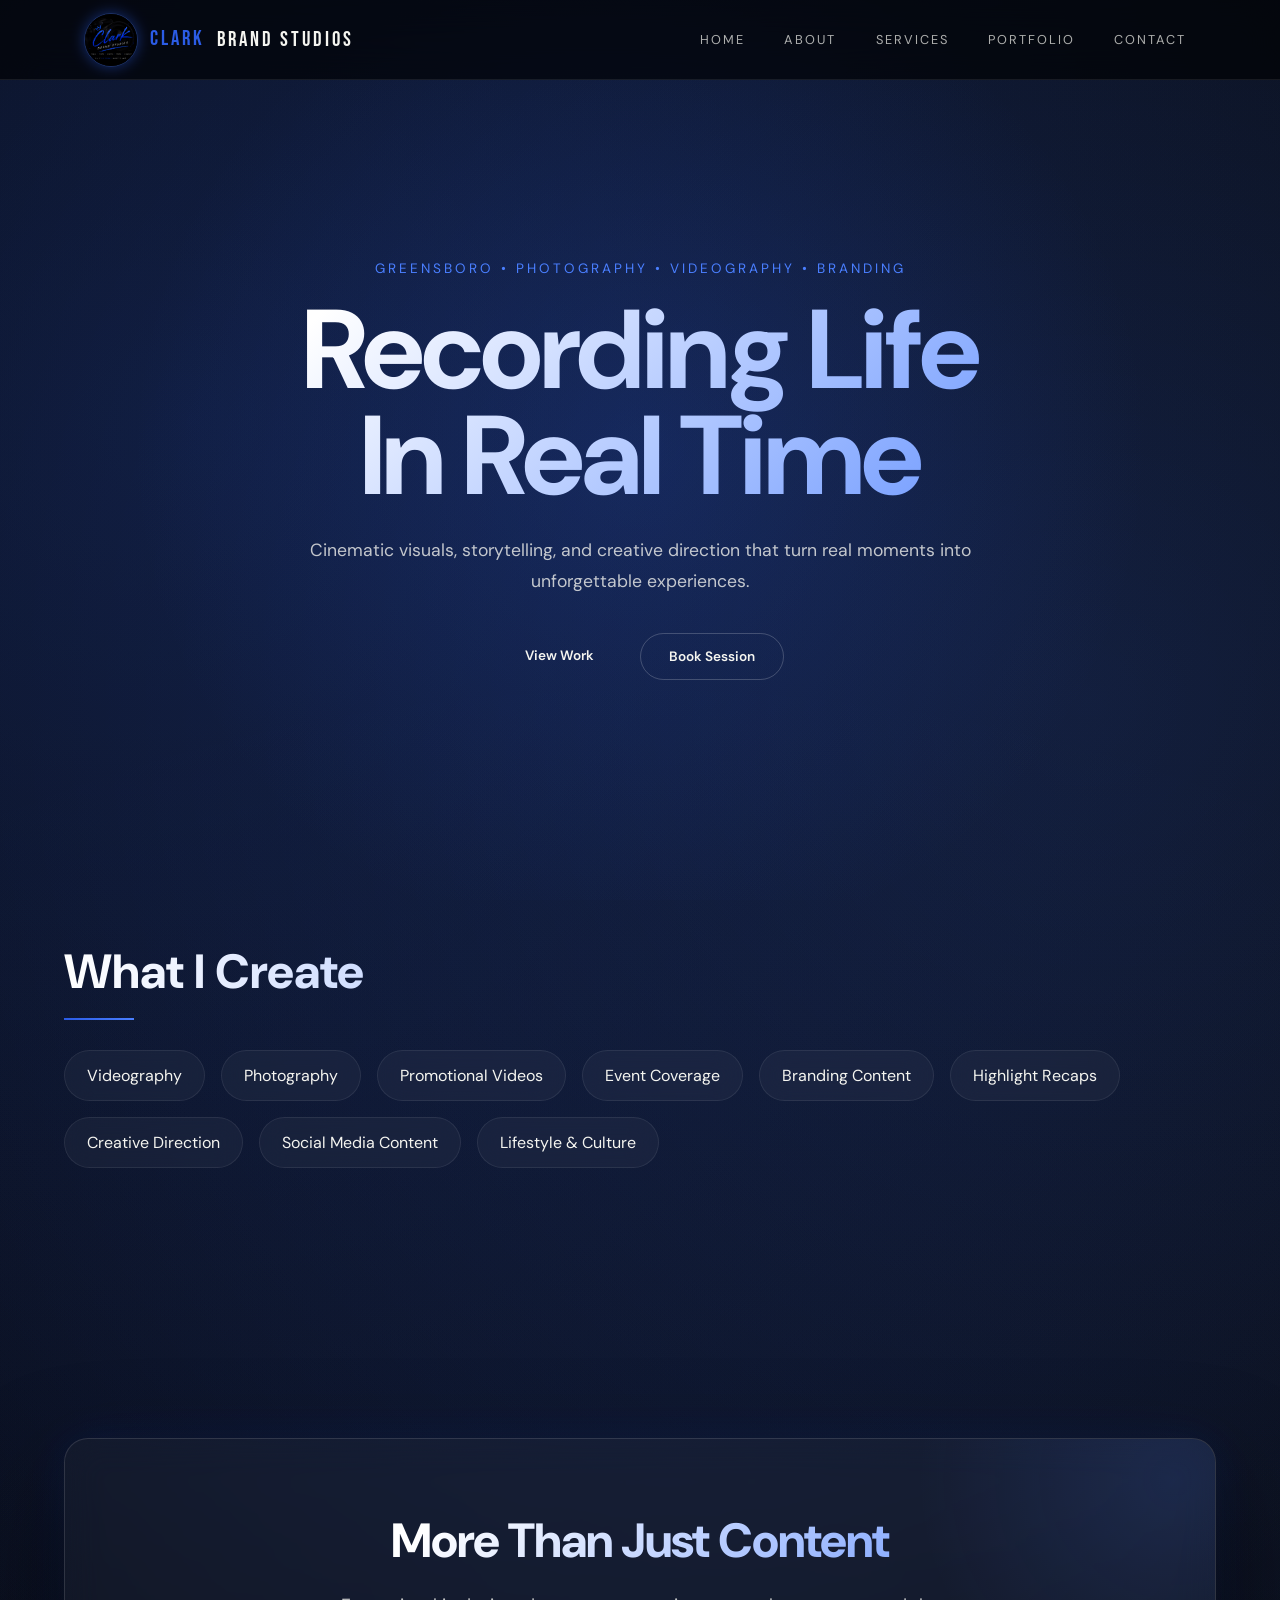
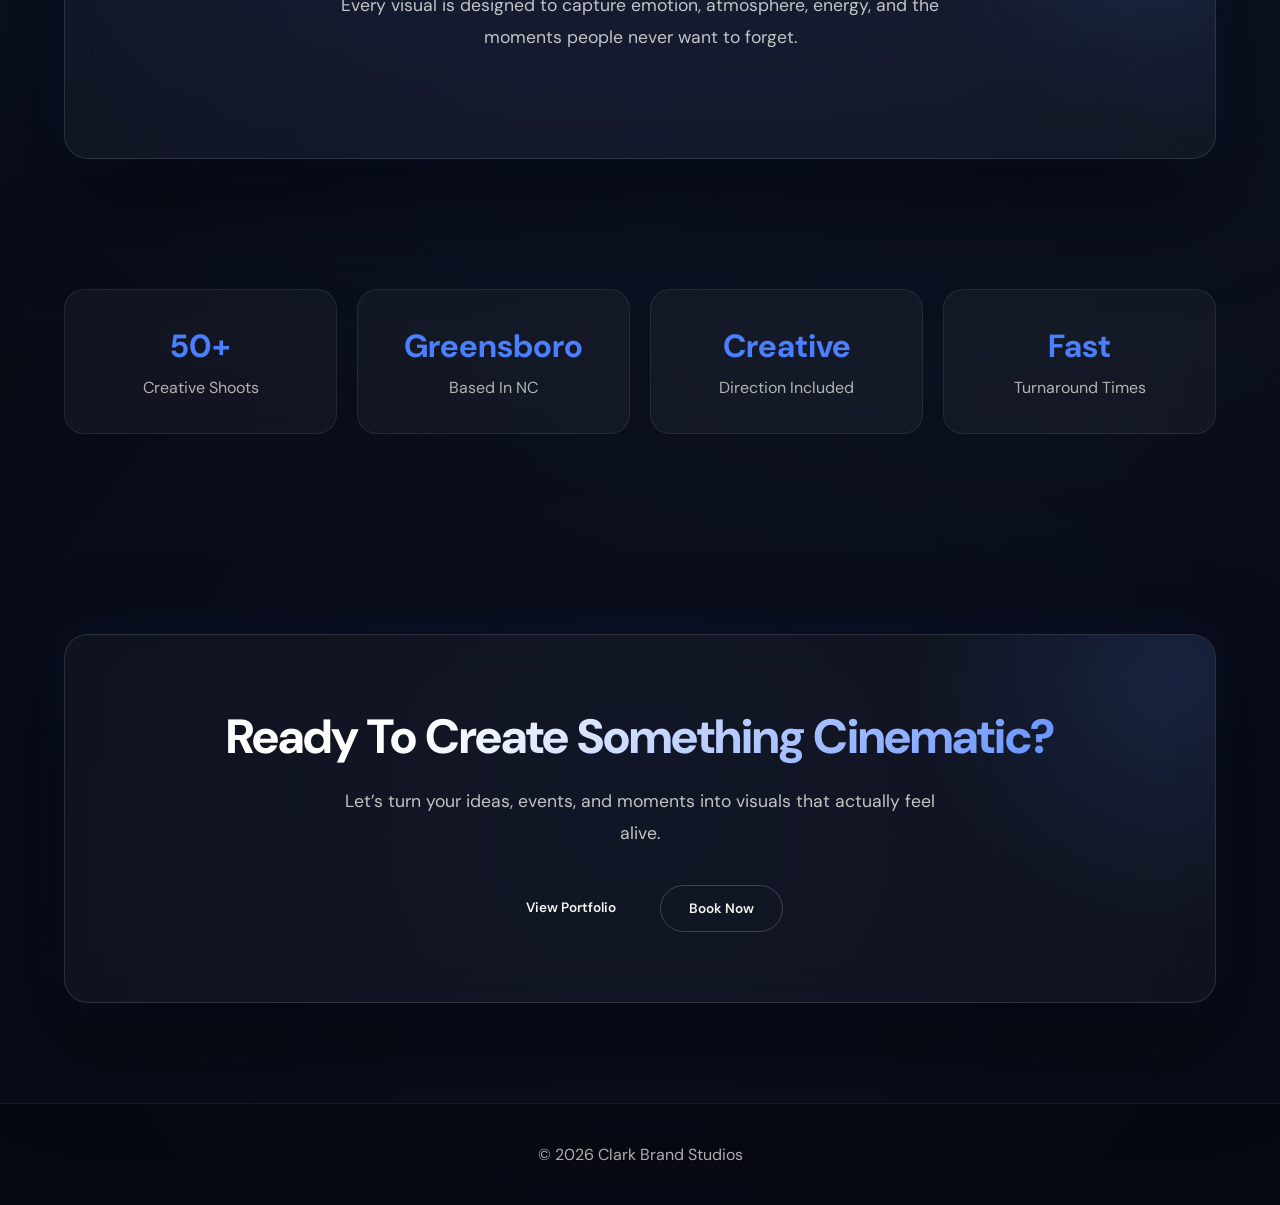
<file: index.html>
<!DOCTYPE html>
<html lang="en">

<head>

  <meta charset="UTF-8">

  <meta name="viewport" content="width=device-width, initial-scale=1.0">

  <title>Clark Brand Studios</title>

  <link rel="stylesheet" href="style.css">

</head>

<body>

  <!-- NAV -->

  <nav>

    <div class="container">

      <div class="nav-logo">
        <a href="index.html">
          <img src="images/logo-icon.png" alt="Logo">
          <span>Clark</span> Brand Studios
        </a>
      </div>

      <div class="nav-links">
        <a href="index.html">Home</a>
        <a href="about.html">About</a>
        <a href="services.html">Services</a>
        <a href="portfolio.html">Portfolio</a>
        <a href="contact.html">Contact</a>
      </div>

    </div>

  </nav>

  <!-- HERO -->

  <section class="hero">

    <div class="hero-overlay"></div>

    <div class="container hero-content">

      <p class="hero-tag">
        Greensboro • Photography • Videography • Branding
      </p>

      <h1>
        Recording Life<br>
        In Real Time
      </h1>

      <p class="hero-subtext">
        Cinematic visuals, storytelling, and creative direction that turn real moments into unforgettable experiences.
      </p>

      <div class="hero-buttons">

        <a href="portfolio.html" class="vision-btn">
          View Work
        </a>

        <a href="contact.html" class="vision-btn alt">
          Book Session
        </a>

      </div>

    </div>

  </section>

  <!-- WHAT WE CREATE -->

  <section class="home-services">

    <div class="container">

      <h2 class="section-title">
        What I Create
      </h2>

      <div class="divider"></div>

      <div class="offer-grid">

        <div class="offer-tag">Videography</div>

        <div class="offer-tag">Photography</div>

        <div class="offer-tag">Promotional Videos</div>

        <div class="offer-tag">Event Coverage</div>

        <div class="offer-tag">Branding Content</div>

        <div class="offer-tag">Highlight Recaps</div>

        <div class="offer-tag">Creative Direction</div>

        <div class="offer-tag">Social Media Content</div>

        <div class="offer-tag">Lifestyle & Culture</div>

      </div>

    </div>

  </section>

  <!-- FEATURE SECTION -->

  <section class="feature-section">

    <div class="container">

      <div class="vision-card">

        <h2>
          More Than Just Content
        </h2>

        <p>
          Every visual is designed to capture emotion, atmosphere, energy, and the moments people never want to forget.
        </p>

      </div>

    </div>

  </section>

  <!-- QUICK STATS -->

  <section class="stats-section">

    <div class="container">

      <div class="stats-grid">

        <div class="stat-card">
          <h3>50+</h3>
          <p>Creative Shoots</p>
        </div>

        <div class="stat-card">
          <h3>Greensboro</h3>
          <p>Based In NC</p>
        </div>

        <div class="stat-card">
          <h3>Creative</h3>
          <p>Direction Included</p>
        </div>

        <div class="stat-card">
          <h3>Fast</h3>
          <p>Turnaround Times</p>
        </div>

      </div>

    </div>

  </section>

  <!-- FINAL CTA -->

  <section class="vision">

    <div class="container">

      <div class="vision-card">

        <h2>
          Ready To Create Something Cinematic?
        </h2>

        <p>
          Let’s turn your ideas, events, and moments into visuals that actually feel alive.
        </p>

        <div class="vision-actions">

          <a href="portfolio.html" class="vision-btn">
            View Portfolio
          </a>

          <a href="contact.html" class="vision-btn alt">
            Book Now
          </a>

        </div>

      </div>

    </div>

  </section>

  <!-- FOOTER -->

  <footer>

    © 2026 Clark Brand Studios

  </footer>

</body>

</html>
</file>
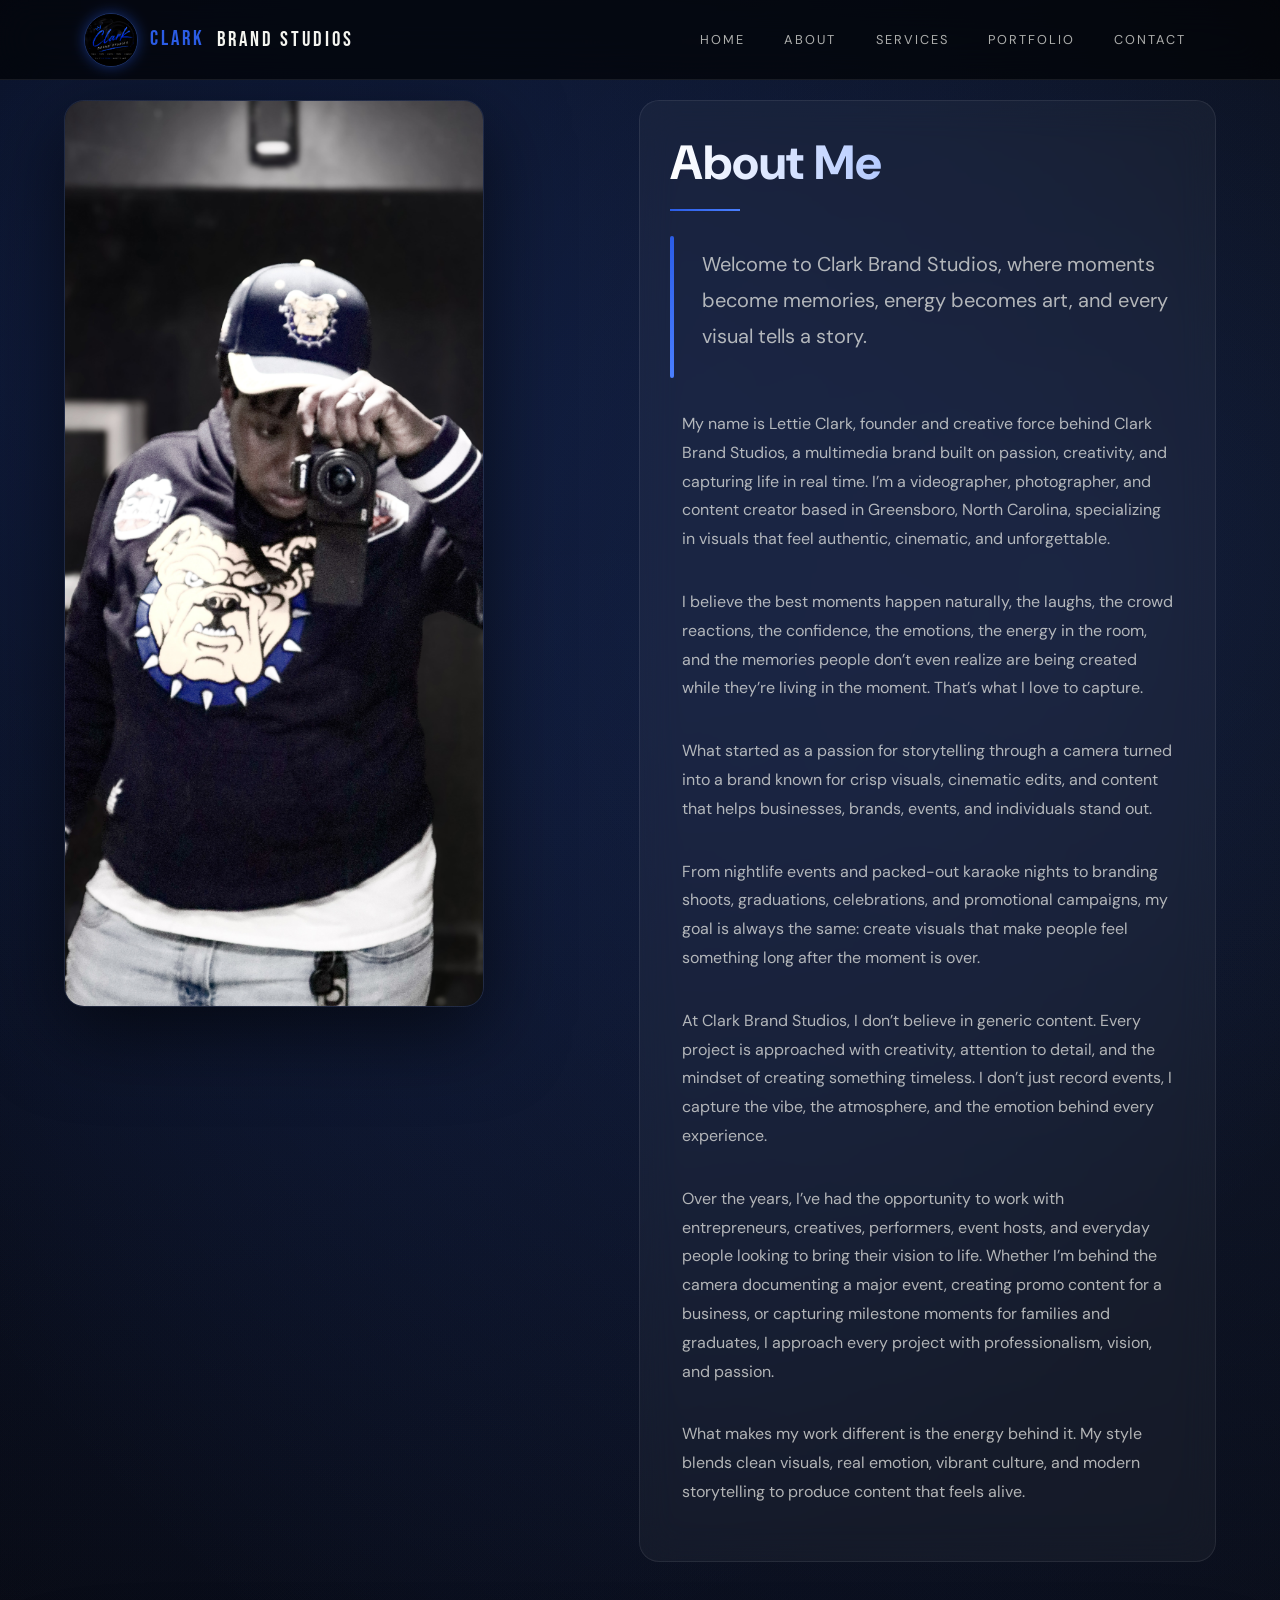
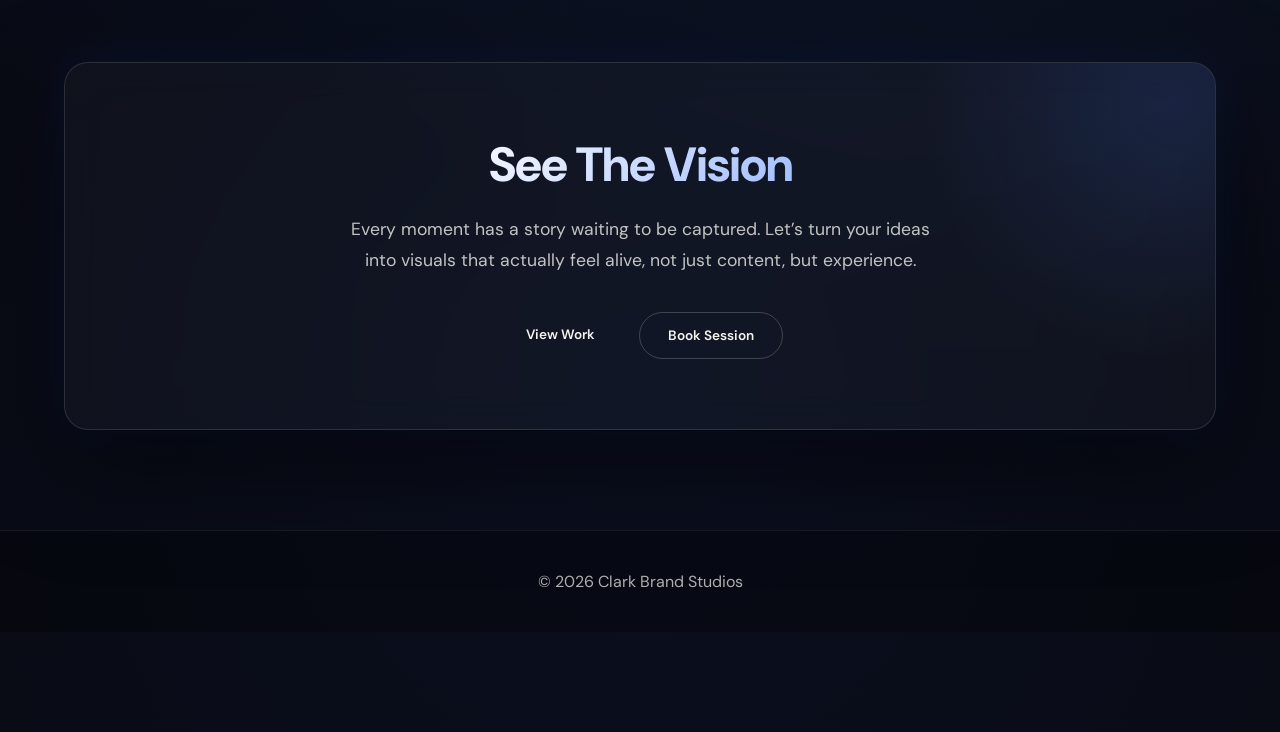
<file: about.html>
<!DOCTYPE html>
<html lang="en">

<head>
  <meta charset="UTF-8">
  <meta name="viewport" content="width=device-width, initial-scale=1.0">

  <title>About | Clark Brand Studios</title>

  <link rel="stylesheet" href="style.css">
</head>

<body>

  <!-- NAV -->

  <nav>

    <div class="container">

     <div class="nav-logo">
  <a href="index.html">
    <img src="images/logo-icon.png" alt="Logo">
    <span>Clark</span> Brand Studios
  </a>
</div>

      <div class="nav-links">
        <a href="index.html">Home</a>
        <a href="about.html">About</a>
        <a href="services.html">Services</a>
        <a href="portfolio.html">Portfolio</a>
        <a href="contact.html">Contact</a>
      </div>

    </div>

  </nav>

  <!-- ABOUT SECTION -->

  <section>

    <div class="container about">

      <!-- IMAGE -->

      <img src="images/about.jpg" alt="Lettie Clark">

      <!-- CONTENT -->

      <div class="glass-card about-content">

        <h2 class="section-title">
          About Me
        </h2>

        <div class="divider"></div>

      <div class="intro-line">

  <div class="intro-bar"></div>

  <p class="lead-text">
    Welcome to Clark Brand Studios, where moments become memories, energy becomes art, and every visual tells a story.
  </p>

</div>

        <div class="story-flow">

          <div class="story-block">
            <p>
              My name is Lettie Clark, founder and creative force behind Clark Brand Studios, a multimedia brand built on passion, creativity, and capturing life in real time. I’m a videographer, photographer, and content creator based in Greensboro, North Carolina, specializing in visuals that feel authentic, cinematic, and unforgettable.
            </p>
          </div>

          <div class="story-block">
            <p>
              I believe the best moments happen naturally, the laughs, the crowd reactions, the confidence, the emotions, the energy in the room, and the memories people don’t even realize are being created while they’re living in the moment. That’s what I love to capture.
            </p>
          </div>

          <div class="story-block">
            <p>
              What started as a passion for storytelling through a camera turned into a brand known for crisp visuals, cinematic edits, and content that helps businesses, brands, events, and individuals stand out.
            </p>
          </div>

          <div class="story-block">
            <p>
              From nightlife events and packed-out karaoke nights to branding shoots, graduations, celebrations, and promotional campaigns, my goal is always the same: create visuals that make people feel something long after the moment is over.
            </p>
          </div>

          <div class="story-block">
            <p>
              At Clark Brand Studios, I don’t believe in generic content. Every project is approached with creativity, attention to detail, and the mindset of creating something timeless. I don’t just record events, I capture the vibe, the atmosphere, and the emotion behind every experience.
            </p>
          </div>

          <div class="story-block">
            <p>
              Over the years, I’ve had the opportunity to work with entrepreneurs, creatives, performers, event hosts, and everyday people looking to bring their vision to life. Whether I’m behind the camera documenting a major event, creating promo content for a business, or capturing milestone moments for families and graduates, I approach every project with professionalism, vision, and passion.
            </p>
          </div>

          <div class="story-block">
            <p>
              What makes my work different is the energy behind it. My style blends clean visuals, real emotion, vibrant culture, and modern storytelling to produce content that feels alive.
            </p>
          </div>

        </div>

      </div>

    </div>

    <!-- SEE US SECTION -->

<section class="vision">
  <div class="container">

    <div class="vision-card">

      <h2>See The Vision</h2>

      <p>
        Every moment has a story waiting to be captured. Let’s turn your ideas into visuals that actually feel alive, not just content, but experience.
      </p>

      <div class="vision-actions">
        <a href="portfolio.html" class="vision-btn">View Work</a>
        <a href="contact.html" class="vision-btn alt">Book Session</a>
      </div>

    </div>

  </div>
</section>

  <!-- FOOTER -->

  <footer>

    © 2026 Clark Brand Studios

  </footer>

</body>

</html>
</file>
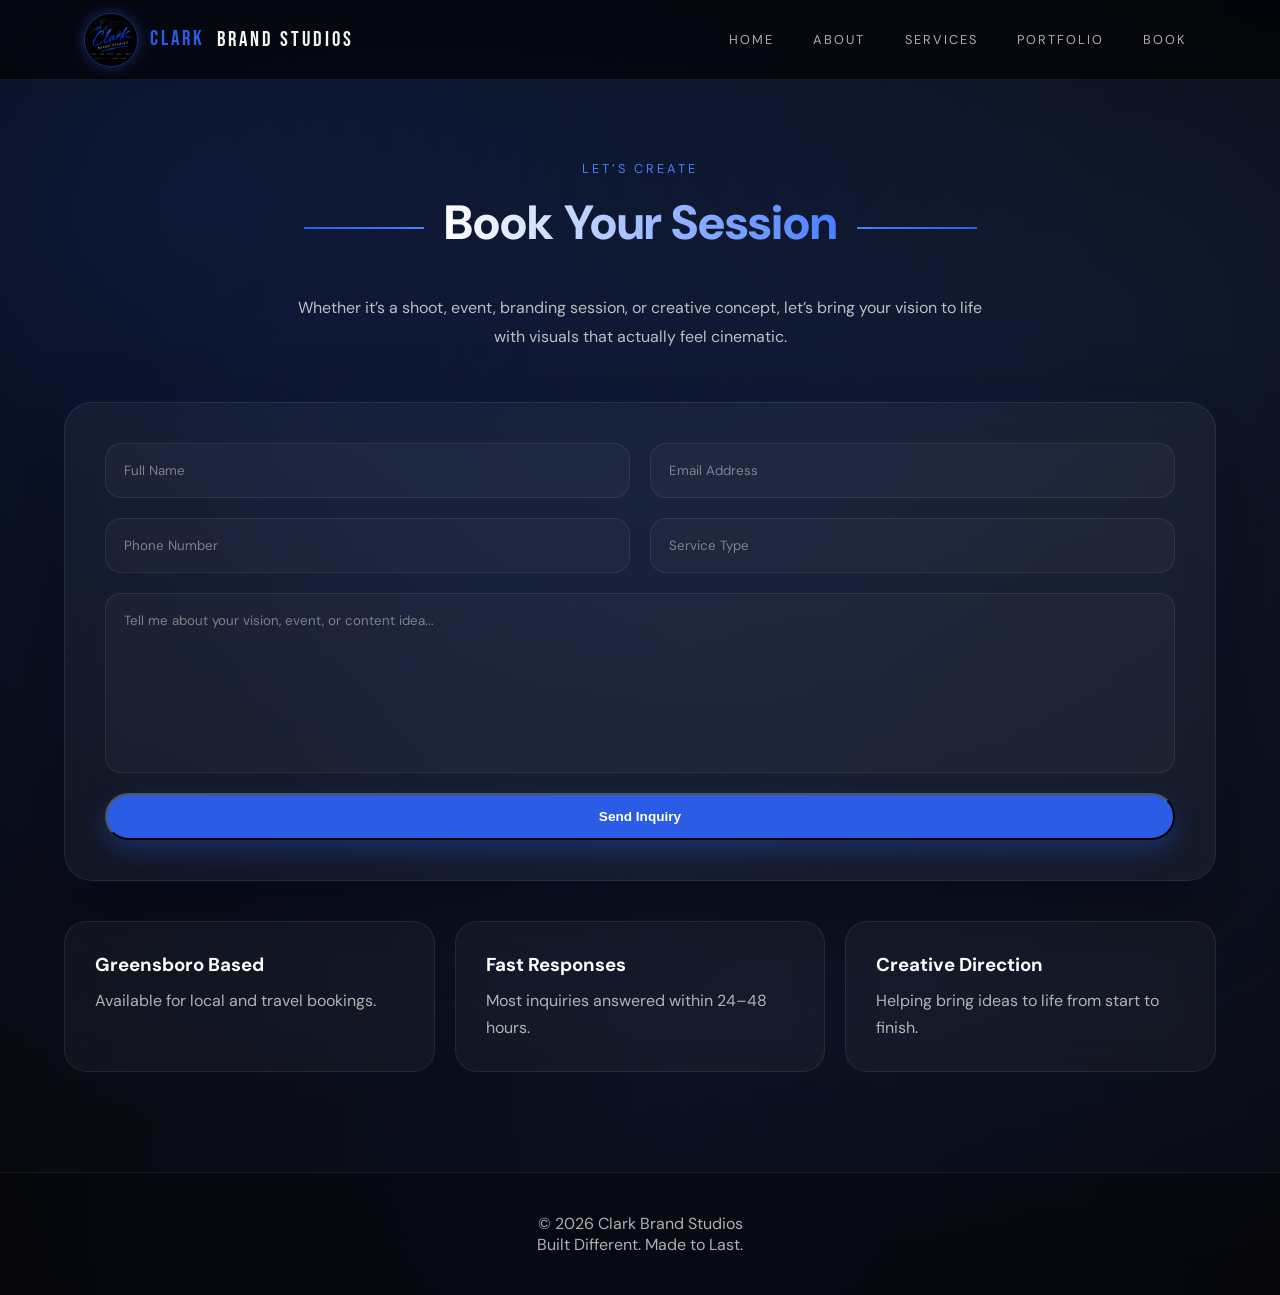
<file: contact.html>
<!DOCTYPE html>
<html lang="en">
<head>
<meta charset="UTF-8">
<meta name="viewport" content="width=device-width, initial-scale=1.0">

<title>Contact | Clark Brand Studios</title>

<link rel="stylesheet" href="style.css">
</head>

<body>

<!-- NAV (FIXED - SAME AS ALL OTHER PAGES) -->
<nav>
  <div class="container nav-wrap">

    <div class="nav-logo">
      <a href="index.html">
        <img src="images/logo-icon.png" alt="Clark Brand Studios Logo">
        <span>CLARK</span> BRAND STUDIOS
      </a>
    </div>

    <div class="nav-links">
      <a href="index.html">Home</a>
      <a href="about.html">About</a>
      <a href="services.html">Services</a>
      <a href="portfolio.html">Portfolio</a>
      <a href="contact.html" class="nav-cta">Book</a>
    </div>

  </div>
</nav>

<!-- CONTACT -->
<section class="contact-page">

  <div class="container">

    <div class="contact-intro">

      <div class="section-label">
        LET’S CREATE
      </div>

      <div class="title-wrap">
        <div class="divider"></div>

        <h2 class="section-title">
          Book Your Session
        </h2>

        <div class="divider"></div>
      </div>

      <p class="contact-subtext">
        Whether it’s a shoot, event, branding session, or creative concept, let’s bring your vision to life with visuals that actually feel cinematic.
      </p>

    </div>

    <!-- FORM CARD -->
    <div class="contact-card">

      <form class="contact-form">

        <div class="form-grid">
          <input type="text" placeholder="Full Name">
          <input type="email" placeholder="Email Address">
          <input type="text" placeholder="Phone Number">
          <input type="text" placeholder="Service Type">
        </div>

        <textarea placeholder="Tell me about your vision, event, or content idea..."></textarea>

        <button class="vision-btn primary" type="submit">
          Send Inquiry
        </button>

      </form>

    </div>

    <!-- INFO CARDS -->
    <div class="contact-info-grid">

      <div class="info-card">
        <h3>Greensboro Based</h3>
        <p>Available for local and travel bookings.</p>
      </div>

      <div class="info-card">
        <h3>Fast Responses</h3>
        <p>Most inquiries answered within 24–48 hours.</p>
      </div>

      <div class="info-card">
        <h3>Creative Direction</h3>
        <p>Helping bring ideas to life from start to finish.</p>
      </div>

    </div>

  </div>

</section>

<!-- FOOTER -->
<footer>
  <div class="footer-bottom">
    <div>© 2026 Clark Brand Studios</div>
    <div>Built Different. Made to Last.</div>
  </div>
</footer>

</body>
</html>
</file>
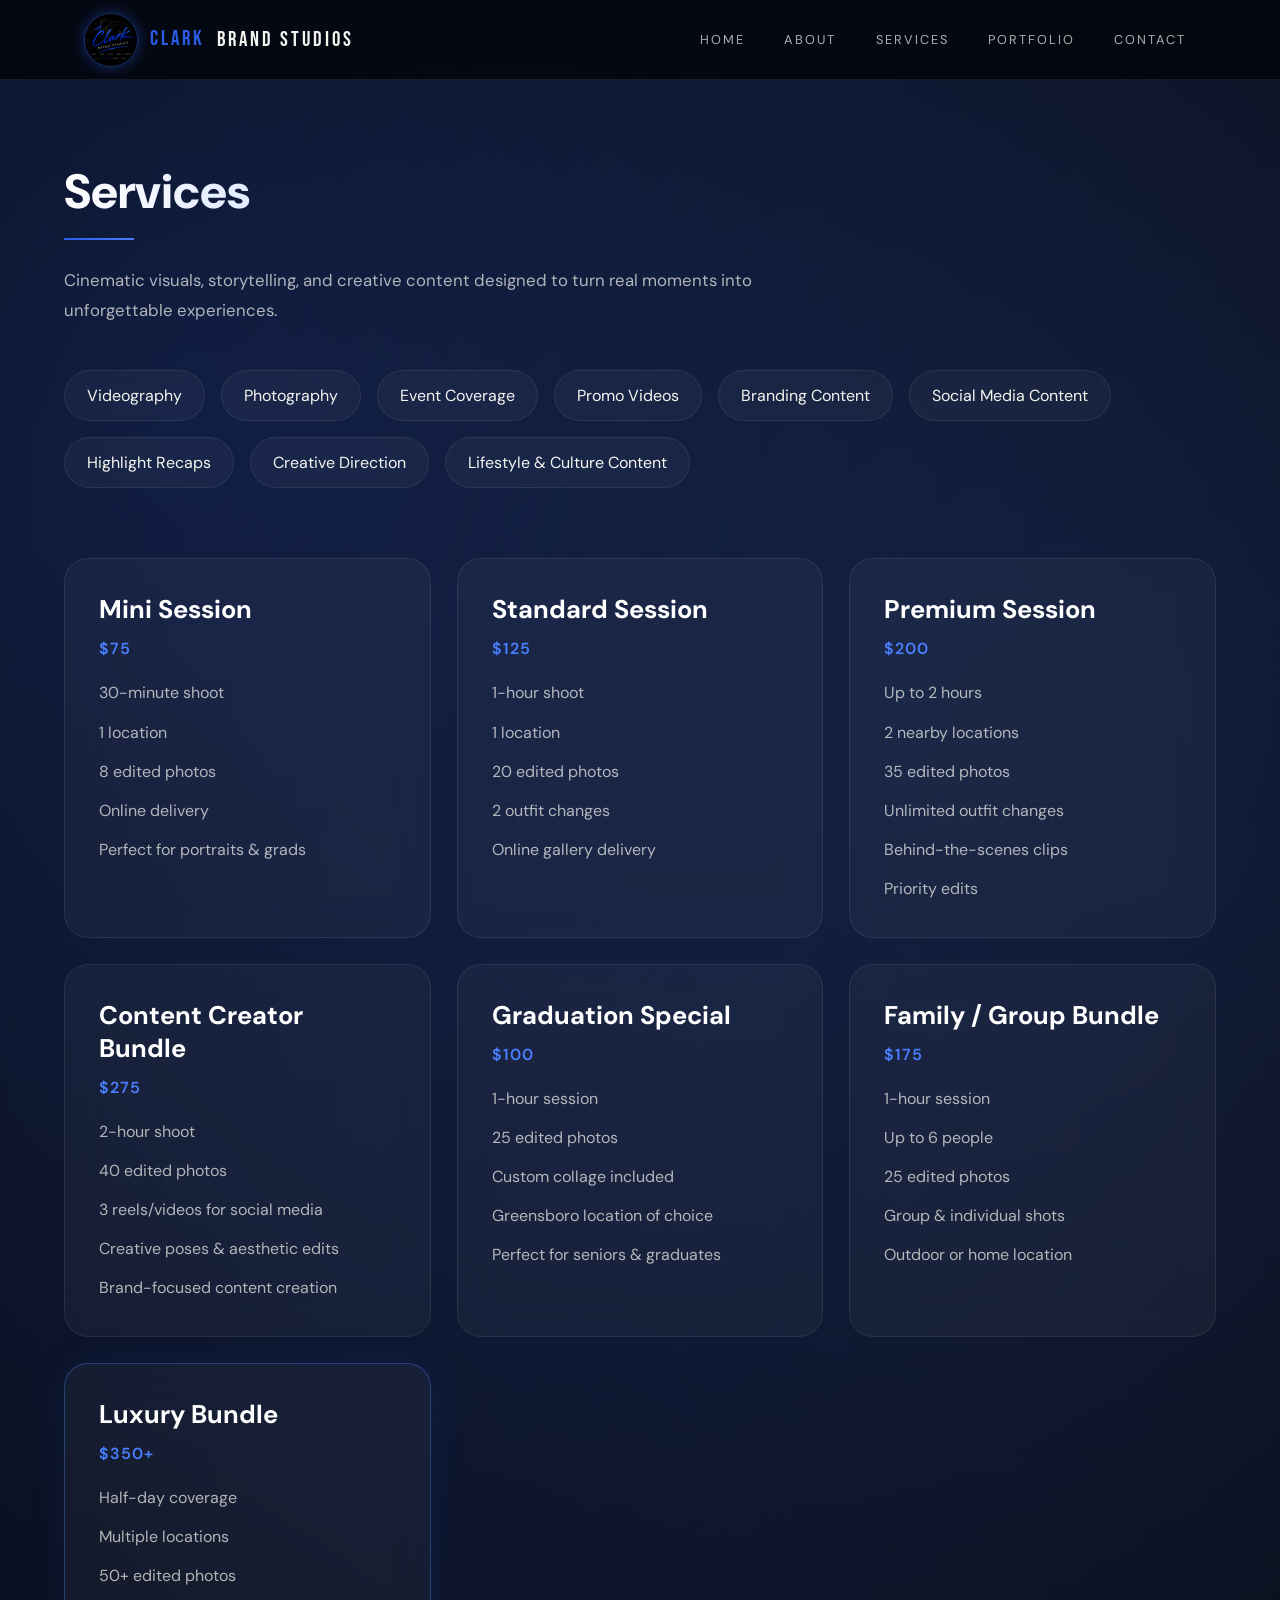
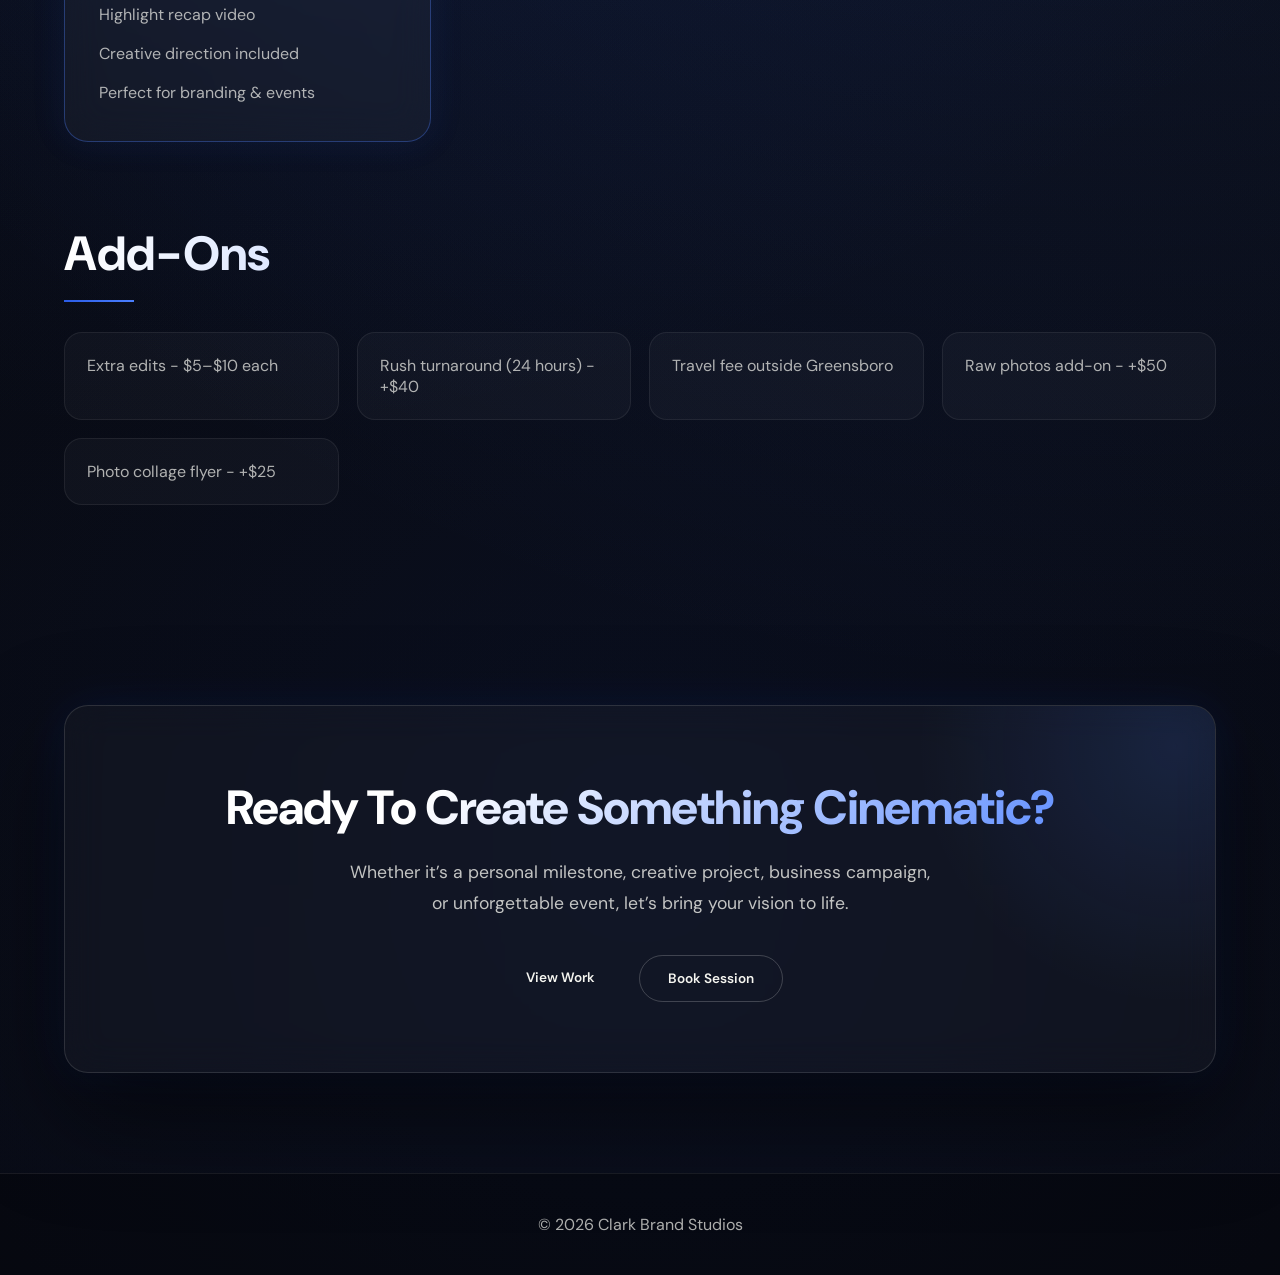
<file: services.html>
<!DOCTYPE html>
<html lang="en">

<head>
  <meta charset="UTF-8">
  <meta name="viewport" content="width=device-width, initial-scale=1.0">

  <title>Services | Clark Brand Studios</title>

  <link rel="stylesheet" href="style.css">
</head>

<body>

  <!-- NAV -->

  <nav>

    <div class="container">

      <div class="nav-logo">
        <a href="index.html">
          <img src="images/logo-icon.png" alt="Logo">
          <span>Clark</span> Brand Studios
        </a>
      </div>

      <div class="nav-links">
        <a href="index.html">Home</a>
        <a href="about.html">About</a>
        <a href="services.html">Services</a>
        <a href="portfolio.html">Portfolio</a>
        <a href="contact.html">Contact</a>
      </div>

    </div>

  </nav>

  <!-- SERVICES HERO -->

  <section class="page-top">

    <div class="container">

      <h2 class="section-title">
        Services
      </h2>

      <div class="divider"></div>

      <p class="services-intro">
        Cinematic visuals, storytelling, and creative content designed to turn real moments into unforgettable experiences.
      </p>

      <!-- WHAT I OFFER -->

      <div class="offer-grid">

        <div class="offer-tag">Videography</div>

        <div class="offer-tag">Photography</div>

        <div class="offer-tag">Event Coverage</div>

        <div class="offer-tag">Promo Videos</div>

        <div class="offer-tag">Branding Content</div>

        <div class="offer-tag">Social Media Content</div>

        <div class="offer-tag">Highlight Recaps</div>

        <div class="offer-tag">Creative Direction</div>

        <div class="offer-tag">Lifestyle & Culture Content</div>

      </div>

      <!-- SERVICES GRID -->

      <div class="services-grid">

        <!-- MINI -->

        <div class="service-card">

          <h3>Mini Session</h3>

          <div class="service-price">
            $75
          </div>

          <ul class="service-features">
            <li>30-minute shoot</li>
            <li>1 location</li>
            <li>8 edited photos</li>
            <li>Online delivery</li>
            <li>Perfect for portraits & grads</li>
          </ul>

        </div>

        <!-- STANDARD -->

        <div class="service-card">

          <h3>Standard Session</h3>

          <div class="service-price">
            $125
          </div>

          <ul class="service-features">
            <li>1-hour shoot</li>
            <li>1 location</li>
            <li>20 edited photos</li>
            <li>2 outfit changes</li>
            <li>Online gallery delivery</li>
          </ul>

        </div>

        <!-- PREMIUM -->

        <div class="service-card">

          <h3>Premium Session</h3>

          <div class="service-price">
            $200
          </div>

          <ul class="service-features">
            <li>Up to 2 hours</li>
            <li>2 nearby locations</li>
            <li>35 edited photos</li>
            <li>Unlimited outfit changes</li>
            <li>Behind-the-scenes clips</li>
            <li>Priority edits</li>
          </ul>

        </div>

        <!-- CONTENT -->

        <div class="service-card">

          <h3>Content Creator Bundle</h3>

          <div class="service-price">
            $275
          </div>

          <ul class="service-features">
            <li>2-hour shoot</li>
            <li>40 edited photos</li>
            <li>3 reels/videos for social media</li>
            <li>Creative poses & aesthetic edits</li>
            <li>Brand-focused content creation</li>
          </ul>

        </div>

        <!-- GRAD -->

        <div class="service-card">

          <h3>Graduation Special</h3>

          <div class="service-price">
            $100
          </div>

          <ul class="service-features">
            <li>1-hour session</li>
            <li>25 edited photos</li>
            <li>Custom collage included</li>
            <li>Greensboro location of choice</li>
            <li>Perfect for seniors & graduates</li>
          </ul>

        </div>

        <!-- FAMILY -->

        <div class="service-card">

          <h3>Family / Group Bundle</h3>

          <div class="service-price">
            $175
          </div>

          <ul class="service-features">
            <li>1-hour session</li>
            <li>Up to 6 people</li>
            <li>25 edited photos</li>
            <li>Group & individual shots</li>
            <li>Outdoor or home location</li>
          </ul>

        </div>

        <!-- LUXURY -->

        <div class="service-card featured-service">

          <h3>Luxury Bundle</h3>

          <div class="service-price">
            $350+
          </div>

          <ul class="service-features">
            <li>Half-day coverage</li>
            <li>Multiple locations</li>
            <li>50+ edited photos</li>
            <li>Highlight recap video</li>
            <li>Creative direction included</li>
            <li>Perfect for branding & events</li>
          </ul>

        </div>

      </div>

      <!-- ADD-ONS -->

      <div class="addons">

        <h2 class="section-title">
          Add-Ons
        </h2>

        <div class="divider"></div>

        <div class="addons-grid">

          <div class="addon-card">
            Extra edits - $5–$10 each
          </div>

          <div class="addon-card">
            Rush turnaround (24 hours) - +$40
          </div>

          <div class="addon-card">
            Travel fee outside Greensboro
          </div>

          <div class="addon-card">
            Raw photos add-on - +$50
          </div>

          <div class="addon-card">
            Photo collage flyer - +$25
          </div>

        </div>

      </div>

    </div>

  </section>

  <!-- CTA -->

  <section class="vision">

    <div class="container">

      <div class="vision-card">

        <h2>
          Ready To Create Something Cinematic?
        </h2>

        <p>
          Whether it’s a personal milestone, creative project, business campaign, or unforgettable event, let’s bring your vision to life.
        </p>

        <div class="vision-actions">

          <a href="portfolio.html" class="vision-btn">
            View Work
          </a>

          <a href="contact.html" class="vision-btn alt">
            Book Session
          </a>

        </div>

      </div>

    </div>

  </section>

  <!-- FOOTER -->

  <footer>

    © 2026 Clark Brand Studios

  </footer>

</body>

</html>
</file>
<file: style.css>
@import url('https://fonts.googleapis.com/css2?family=Bebas+Neue&family=DM+Sans:wght@300;400;500;600&display=swap');

/* ================= ROOT ================= */

:root{
  --bg:#050505;
  --bg2:#07070a;
  --accent:#2b5ce6;
  --accent2:#4a7fff;
  --text:#f5f5f0;
  --muted:rgba(245,245,240,0.7);
  --nav-h:80px;
}

/* ================= RESET ================= */

*{
  margin:0;
  padding:0;
  box-sizing:border-box;
}

html{
  scroll-behavior:smooth;
  overflow-x:hidden;
}

body{
  font-family:'DM Sans', sans-serif;
  color:var(--text);
  overflow-x:hidden;

  /* CINEMATIC 3-RADIAL BACKGROUND */
  background:
    radial-gradient(circle at 15% 15%, rgba(43,92,230,0.22), transparent 60%),
    radial-gradient(circle at 85% 25%, rgba(74,127,255,0.16), transparent 65%),
    radial-gradient(circle at 50% 85%, rgba(43,92,230,0.10), transparent 70%),
    linear-gradient(180deg, var(--bg) 0%, var(--bg2) 100%);
}

/* LINKS */

a{
  text-decoration:none;
  color:inherit;
}

/* CONTAINER */

.container{
  width:90%;
  max-width:1200px;
  margin:auto;
}

/* ================= NAV ================= */

nav{
  position:fixed;
  top:0;
  left:0;
  width:100%;
  height:var(--nav-h);

  display:flex;
  justify-content:space-between;
  align-items:center;

  padding:0 5%;

  background:rgba(0,0,0,0.65);
  backdrop-filter:blur(18px);

  border-bottom:1px solid rgba(255,255,255,0.08);

  z-index:1000;
}

.nav-logo{
  font-family:'Bebas Neue', sans-serif;
  letter-spacing:3px;
  font-size:1.3rem;
}

.nav-logo span{
  color:var(--accent);
}
.nav-logo a {
  display: flex;
  align-items: center;
  gap: 10px;
  text-decoration: none;
  color: var(--text);
}

.nav-logo img {
  height: 32px;
  width: auto;
  display: block;
}

.nav-links{
  display:flex;
  gap:2rem;
  flex-wrap:wrap;
}
                          
.nav-links a{
  font-size:0.8rem;
  text-transform:uppercase;
  letter-spacing:2px;
  color:var(--muted);
  padding:6px 10px;
  border-radius:8px;
  transition:0.3s;
}

.nav-links a:hover{
  color:#fff;
  background:rgba(255,255,255,0.05);
}

/* ================= SECTIONS ================= */

section{
  padding:100px 0;
}

main{
  padding-top:var(--nav-h);
}

/* ================= TITLE ================= */

.section-title{
  font-size:3rem;
  font-weight:800;

  background:linear-gradient(90deg,#fff,var(--accent2));
  -webkit-background-clip:text;
  -webkit-text-fill-color:transparent;

  margin-bottom:10px;
}

.divider{
  width:70px;
  height:2px;
  background:linear-gradient(90deg,var(--accent),var(--accent2));
  margin:15px 0 25px;
}

/* ================= ABOUT ================= */

.about{
  display:grid;
  grid-template-columns:1fr 1.1fr;
  gap:50px;
  align-items:start;
}

/* IMAGE */
.about img{
  width:100%;
  max-width:420px;
  border-radius:20px;
  border:1px solid rgba(255,255,255,0.08);
  box-shadow:0 25px 80px rgba(0,0,0,0.6);
}

/* RIGHT GLASS PANEL */
.about-content{
  background:rgba(255,255,255,0.04);
  border:1px solid rgba(255,255,255,0.08);
  border-radius:20px;
  padding:30px;
  backdrop-filter:blur(18px);
}

/* INTRO LINE (FIXED — NO DUPLICATION) */
/* ================= INTRO LINE (FIXED PROPERLY) ================= */

.intro-line{
  display:flex;
  gap:16px;
  align-items:stretch;
  margin-bottom:22px;
}

.intro-bar{
  width:4px;
  border-radius:4px;
  background:linear-gradient(to bottom,var(--accent),var(--accent2));
  flex-shrink:0;
}

/* IMPORTANT: don't let lead-text fight margins */
.lead-text{
  font-size:1.25rem;
  line-height:1.75;
  color:#fff;
  margin:0;
}

/* PARAGRAPHS */
.about p{
  margin-bottom:14px;
  color:var(--muted);
  line-height:1.8;
  padding:10px 12px;
  border-radius:10px;
  transition:0.25s;
}

.about p:hover{
  background:rgba(255,255,255,0.03);
  color:#fff;
  transform:translateX(3px);
}

/* ================= VISION CARD ================= */

.vision-card {
  background: rgba(255, 255, 255, 0.03);
  border: 1px solid rgba(255, 255, 255, 0.12);

  padding: 70px 40px;
  border-radius: 24px;

  text-align: center;
  position: relative;
  overflow: hidden;

  backdrop-filter: blur(18px);

  box-shadow:
    0 40px 100px rgba(0, 0, 0, 0.55),
    0 0 45px rgba(43, 92, 230, 0.12);
}

.vision-card::before {
  content: "";
  position: absolute;

  width: 520px;
  height: 520px;

  background: radial-gradient(
    circle,
    rgba(74, 127, 255, 0.14) 0%,
    transparent 70%
  );

  top: -220px;
  right: -220px;

  pointer-events: none;
}

.vision-card h2 {
  font-size: 3rem;
  font-weight: 800;
  letter-spacing: -1px;

  margin-bottom: 18px;

  background: linear-gradient(135deg, #fff 30%, var(--accent2) 100%);
  -webkit-background-clip: text;
  -webkit-text-fill-color: transparent;
}

.vision-card p {
  font-size: 1.1rem;
  line-height: 1.8;

  max-width: 600px;
  margin: 0 auto 35px;

  color: rgba(245, 245, 240, 0.78);
}

.vision-actions {
  display: flex;
  justify-content: center;
  gap: 16px;
  flex-wrap: wrap;
}

.vision-btn {
  padding: 14px 28px;
  border-radius: 50px;

  font-weight: 600;
  font-size: 0.85rem;

  transition: 0.3s ease;
  cursor: pointer;
}

.vision-btn.primary {
  background: var(--accent);
  color: white;
  box-shadow: 0 10px 25px rgba(43, 92, 230, 0.3);
}

.vision-btn.primary:hover {
  transform: translateY(-4px);
  box-shadow: 0 18px 40px rgba(43, 92, 230, 0.45);
}

.vision-btn.alt {
  background: transparent;
  border: 1px solid rgba(255,255,255,0.2);
  color: var(--text);
}

.vision-btn.alt:hover {
  border-color: var(--accent);
  transform: translateY(-4px);
}

/* ================= FOOTER ================= */

footer{
  padding:40px;
  text-align:center;
  color:var(--muted);
  border-top:1px solid rgba(255,255,255,0.08);
  background:rgba(0,0,0,0.3);
}

/* ================= MOBILE ================= */

@media(max-width:900px){

  .about{
    grid-template-columns:1fr;
    gap:30px;
  }

  nav{
    flex-direction:column;
    height:auto;
    padding:12px;
  }

  .nav-links{
    justify-content:center;
    gap:8px;
  }

  .section-title{
    font-size:2.2rem;
  }
}


/* ================= LOGO IMAGE FIX (BIGGER + CLEAN) ================= */

.nav-logo a{
  display:flex;
  align-items:center;
  gap:12px;
}

/* make it actually visible */
.nav-logo img{
  width:46px;
  height:46px;
  border-radius:50%;
  object-fit:cover;
  display:block;

  /* stronger brand presence */
  box-shadow:0 0 14px rgba(43,92,230,0.45);
  border:1px solid rgba(74,127,255,0.35);
}

/* optional: make text sit better with bigger icon */
.nav-logo span{
  line-height:1;
}

/* ================= DESKTOP ONLY LOGO TWEAK ================= */
@media (min-width: 901px){

  /* BREAK OUT OF CENTER CONTAINER FEEL */
  nav .container{
    width:100%;
    max-width:none;
    margin:0;
    padding:0 20px; /* keeps slight breathing room */
    display:flex;
    justify-content:space-between;
    align-items:center;
  }

  /* PUSH LOGO ALL THE WAY LEFT */
  .nav-logo{
    margin-left:0;
  }

  .nav-logo a{
    display:flex;
    align-items:center;
    gap:12px;
  }

  /* BIGGER LOGO */
  .nav-logo img{
    width:54px;
    height:54px;
    border-radius:50%;
    object-fit:cover;
  }

  /* keep nav tight so it balances right side */
  .nav-links{
    gap:1.2rem;
  }
}

/* ================= SERVICES PAGE ================= */

.page-top{
  padding-top:160px;
}

/* intro */

.services-intro{
  max-width:700px;
  color:var(--muted);
  line-height:1.8;
  font-size:1.05rem;
  margin-bottom:45px;
}

/* ================= OFFER TAGS ================= */

.offer-grid{
  display:flex;
  flex-wrap:wrap;
  gap:14px;

  margin-bottom:70px;
}

/* ================= OFFER TAG MOBILE FIX ================= */

@media(max-width:700px){

  .offer-grid{
    display:grid;

    grid-template-columns:1fr 1fr;

    gap:12px;
  }

  .offer-tag{
    text-align:center;

    width:100%;
  }
}

.offer-tag{
  padding:12px 18px;

  background:rgba(255,255,255,0.04);

  border:1px solid rgba(255,255,255,0.08);

  border-radius:999px;

  color:#fff;

  backdrop-filter:blur(14px);

  transition:0.3s ease;
}

.offer-tag:hover{
  transform:translateY(-3px);

  border-color:rgba(74,127,255,0.4);

  box-shadow:
    0 10px 25px rgba(43,92,230,0.15);
}

/* ================= SERVICES GRID ================= */

.services-grid{
  display:grid;

  grid-template-columns:
    repeat(auto-fit,minmax(300px,1fr));

  gap:26px;
}

/* ================= SERVICE CARD ================= */

.service-card{
  position:relative;

  overflow:hidden;

  background:rgba(255,255,255,0.04);

  border:1px solid rgba(255,255,255,0.08);

  border-radius:24px;

  padding:34px;

  backdrop-filter:blur(18px);

  transition:0.35s ease;
}

/* glow */

.service-card::before{
  content:"";

  position:absolute;

  width:260px;
  height:260px;

  background:
    radial-gradient(
      circle,
      rgba(74,127,255,0.14) 0%,
      transparent 70%
    );

  top:-120px;
  right:-120px;

  opacity:0;

  transition:0.4s ease;
}

.service-card:hover{
  transform:translateY(-8px);

  border-color:rgba(74,127,255,0.3);

  box-shadow:
    0 30px 70px rgba(0,0,0,0.45),
    0 0 35px rgba(43,92,230,0.14);
}

.service-card:hover::before{
  opacity:1;
}

/* title */

.service-card h3{
  font-size:1.6rem;

  margin-bottom:12px;

  color:#fff;
}

/* pricing */

.service-price{
  display:inline-block;

  margin-bottom:20px;

  color:var(--accent2);

  font-weight:600;

  letter-spacing:1px;
}

/* features */

.service-features{
  list-style:none;

  display:flex;
  flex-direction:column;

  gap:12px;
}

.service-features li{
  color:var(--muted);

  line-height:1.7;
}

/* featured card */

.featured-service{
  border:1px solid rgba(74,127,255,0.35);

  box-shadow:
    0 0 35px rgba(43,92,230,0.10);
}

/* ================= ADD-ONS ================= */

.addons{
  margin-top:80px;
}

.addons-grid{
  display:grid;

  grid-template-columns:
    repeat(auto-fit,minmax(220px,1fr));

  gap:18px;

  margin-top:30px;
}

.addon-card{
  background:rgba(255,255,255,0.03);

  border:1px solid rgba(255,255,255,0.07);

  border-radius:18px;

  padding:22px;

  color:var(--muted);

  transition:0.3s ease;
}

.addon-card:hover{
  border-color:rgba(74,127,255,0.25);

  color:#fff;

  transform:translateY(-4px);
}

/* ================= MOBILE VISION TITLE FIX ================= */

@media(max-width:700px){

  .vision-card h2{
    font-size:2.2rem;
    line-height:1.2;

    padding-right:4px;
  }

}
/* ================= HOME HERO ================= */

.hero{
  min-height:100vh;

  display:flex;
  align-items:center;
  justify-content:center;

  position:relative;
  overflow:hidden;

  text-align:center;

  padding:140px 0 100px;
}

.hero::before{
  content:"";

  position:absolute;
  inset:0;

  background:
    radial-gradient(circle at center,
    rgba(43,92,230,0.18),
    transparent 65%);

  pointer-events:none;
}

.hero-content{
  position:relative;
  z-index:2;
}

.hero-tag{
  font-size:0.85rem;
  letter-spacing:3px;
  text-transform:uppercase;

  color:var(--accent2);

  margin-bottom:20px;
}

.hero h1{
  font-size:clamp(3.5rem,9vw,7rem);

  line-height:0.95;
  letter-spacing:-3px;

  margin-bottom:25px;

  background:linear-gradient(
    135deg,
    #fff 20%,
    var(--accent2) 100%
  );

  -webkit-background-clip:text;
  -webkit-text-fill-color:transparent;
}

.hero-subtext{
  max-width:700px;

  margin:0 auto 35px;

  font-size:1.1rem;
  line-height:1.8;

  color:rgba(245,245,240,0.78);
}

.hero-buttons{
  display:flex;
  justify-content:center;
  gap:18px;
  flex-wrap:wrap;
}

/* ================= HOME SERVICES ================= */

.home-services{
  padding-top:40px;
}

.offer-grid{
  display:flex;
  flex-wrap:wrap;
  gap:16px;

  margin-top:30px;
}

.offer-tag{
  padding:14px 22px;

  border-radius:50px;

  background:rgba(255,255,255,0.04);

  border:1px solid rgba(255,255,255,0.08);

  backdrop-filter:blur(14px);

  color:var(--text);

  transition:0.3s ease;
}

.offer-tag:hover{
  transform:translateY(-4px);

  border-color:rgba(74,127,255,0.4);

  box-shadow:
    0 10px 30px rgba(43,92,230,0.15);
}

/* ================= STATS ================= */

.stats-section{
  padding-top:30px;
}

.stats-grid{
  display:grid;

  grid-template-columns:repeat(4,1fr);

  gap:20px;
}

.stat-card{
  background:rgba(255,255,255,0.04);

  border:1px solid rgba(255,255,255,0.08);

  border-radius:20px;

  padding:35px 25px;

  text-align:center;

  backdrop-filter:blur(14px);
}

.stat-card h3{
  font-size:2rem;

  margin-bottom:10px;

  color:var(--accent2);
}

.stat-card p{
  color:var(--muted);
}

/* ================= MOBILE ================= */

@media(max-width:900px){

  .hero{
    min-height:auto;
    padding:170px 0 100px;
  }

  .hero h1{
    font-size:3.3rem;
    line-height:1;
  }

  .hero-subtext{
    font-size:1rem;
  }

  .stats-grid{
    grid-template-columns:1fr 1fr;
  }

  .offer-grid{
    display:grid;
    grid-template-columns:1fr 1fr;
  }

  .offer-tag{
    text-align:center;
  }
}

@media(max-width:600px){

  .stats-grid{
    grid-template-columns:1fr;
  }

  .vision-card h2{
    font-size:2.2rem;
    line-height:1.2;
    padding-right:4px;
  }
}
/* ================= CONTACT PAGE ================= */

.contact-page{
  padding-top:160px;
}

.contact-intro{
  text-align:center;
  margin-bottom:50px;
}

.section-label{
  font-size:0.8rem;
  letter-spacing:3px;
  color:var(--accent2);
  margin-bottom:14px;
}

.contact-subtext{
  max-width:700px;
  margin:0 auto;

  line-height:1.8;
  color:rgba(245,245,240,0.75);
}

/* ================= CONTACT CARD ================= */

.contact-card{
  background:rgba(255,255,255,0.04);

  border:1px solid rgba(255,255,255,0.08);

  border-radius:28px;

  padding:40px;

  backdrop-filter:blur(18px);

  box-shadow:
    0 30px 80px rgba(0,0,0,0.45),
    0 0 35px rgba(43,92,230,0.08);

  margin-bottom:40px;
}

.contact-form{
  display:flex;
  flex-direction:column;
  gap:20px;
}

.form-grid{
  display:grid;
  grid-template-columns:1fr 1fr;
  gap:20px;
}

.contact-form input,
.contact-form textarea{
  width:100%;

  background:rgba(255,255,255,0.03);

  border:1px solid rgba(255,255,255,0.08);

  border-radius:16px;

  padding:18px;

  color:#fff;

  font-family:'DM Sans', sans-serif;

  outline:none;

  transition:0.3s ease;
}

.contact-form textarea{
  min-height:180px;
  resize:none;
}

.contact-form input:focus,
.contact-form textarea:focus{
  border-color:rgba(74,127,255,0.5);

  box-shadow:
    0 0 18px rgba(43,92,230,0.12);
}

.contact-form input::placeholder,
.contact-form textarea::placeholder{
  color:rgba(245,245,240,0.45);
}

/* ================= INFO GRID ================= */

.contact-info-grid{
  display:grid;
  grid-template-columns:repeat(3,1fr);
  gap:20px;
}

.info-card{
  background:rgba(255,255,255,0.04);

  border:1px solid rgba(255,255,255,0.08);

  border-radius:22px;

  padding:30px;

  backdrop-filter:blur(16px);

  transition:0.3s ease;
}

.info-card:hover{
  transform:translateY(-5px);

  border-color:rgba(74,127,255,0.3);
}

.info-card h3{
  margin-bottom:10px;

  color:#fff;
}

.info-card p{
  color:var(--muted);
  line-height:1.7;
}

/* ================= MOBILE ================= */

@media(max-width:900px){

  .form-grid{
    grid-template-columns:1fr;
  }

  .contact-info-grid{
    grid-template-columns:1fr;
  }

  .contact-card{
    padding:25px;
  }
}

/* ================= STICK FOOTER FIX ================= */

body{
  min-height:100vh;
  display:flex;
  flex-direction:column;
}

.contact-page{
  flex:1;
}

/* ================= DUAL DIVIDER TITLE ================= */

.title-wrap{
  display:flex;
  align-items:center;
  justify-content:center;
  gap:20px;

  margin-bottom:30px;
}

.title-wrap .divider{
  margin:0;

  flex:1;
  max-width:120px;
}

/* opposite-side gradient */
.title-wrap .divider:last-child{
  background:
    linear-gradient(
      270deg,
      var(--accent),
      var(--accent2)
    );
}

/* ================= PORTFOLIO CLEAN FIX (MATCHES YOUR HTML) ================= */

.portfolio-page{
  padding-top:140px;
}

/* SECTION TEXT */
.portfolio-intro{
  text-align:center;
  margin-left:auto;
  margin-right:auto;
}

.portfolio-category{
  margin:50px 0 20px;
  font-size:1.4rem;
  color:#fff;
}

/* ================= MASONRY GRID ================= */

.gallery-grid{
  column-count:3;
  column-gap:20px;
}

/* CARD */
.gallery-card{
  display:inline-block;
  width:100%;
  margin-bottom:20px;

  break-inside:avoid;
  -webkit-column-break-inside:avoid;

  border-radius:18px;
  overflow:hidden;

  background:rgba(255,255,255,0.03);
  border:1px solid rgba(255,255,255,0.08);

  transition:0.3s ease;
}

.gallery-card:hover{
  transform:translateY(-5px);
  border-color:rgba(74,127,255,0.35);
}

/* IMAGE FIX (THIS IS WHAT WAS BREAKING EVERYTHING) */
.gallery-card img{
  width:100%;
  height:auto;
  display:block;
  object-fit:cover;
}

/* PLACEHOLDER CARDS */
.placeholder-card{
  min-height:220px;
  display:flex;
  align-items:center;
  justify-content:center;

  background:rgba(255,255,255,0.02);
}

.placeholder-content{
  text-align:center;
  padding:20px;
}

.placeholder-content h3{
  color:#fff;
  margin-bottom:10px;
}

.placeholder-content p{
  color:var(--muted);
  font-size:0.9rem;
}

/* ================= MOBILE ================= */

@media(max-width:900px){
  .gallery-grid{
    column-count:2;
  }
}

@media(max-width:900px){
  .portfolio-intro{
    text-align:center;
    font-size:1rem;
    padding:0 10px;
  }
}

/* ================= BACKGROUND BUBBLES FIX ================= */

/* Make sure body can hold background layers properly */
body{
  position:relative;
  overflow-x:hidden;
}

/* If you are using any floating glow elements */
.bubble,
.bubbles,
.glow,
.purple-glow{
  position:fixed;
  z-index:-1;
  pointer-events:none;
}

/* Force proper layering so purple glow doesn't disappear */
.purple-glow{
  opacity:0.35;
  filter:blur(80px);
  mix-blend-mode:screen;
}

/* Prevent mobile clipping */
@media(max-width:900px){

  .bubble,
  .bubbles,
  .purple-glow,
  .glow{
    transform:scale(0.7);
    opacity:0.25;
  }
}

/* Extra safety for small phones */
@media(max-width:600px){

  .bubble,
  .bubbles,
  .purple-glow,
  .glow{
    display:block;
    opacity:0.18;
    transform:scale(0.5);
  }
}
</file>
